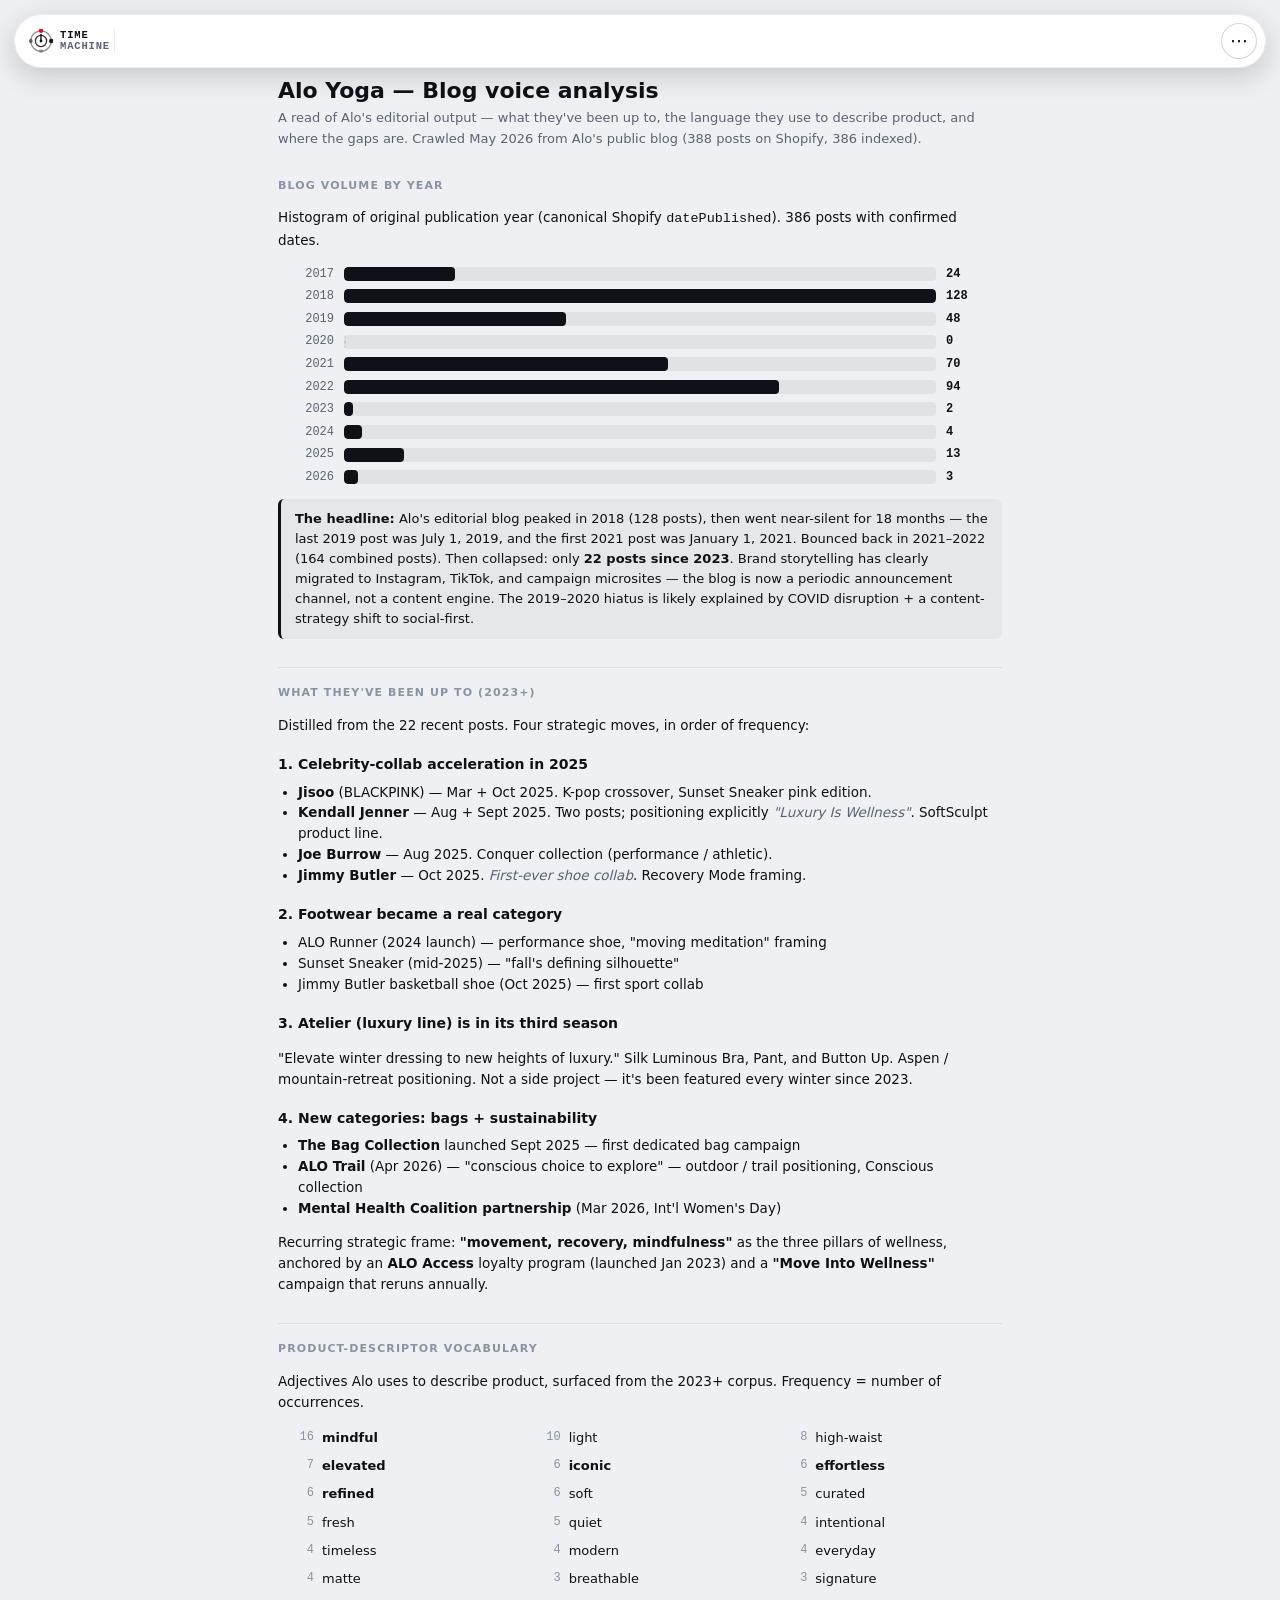
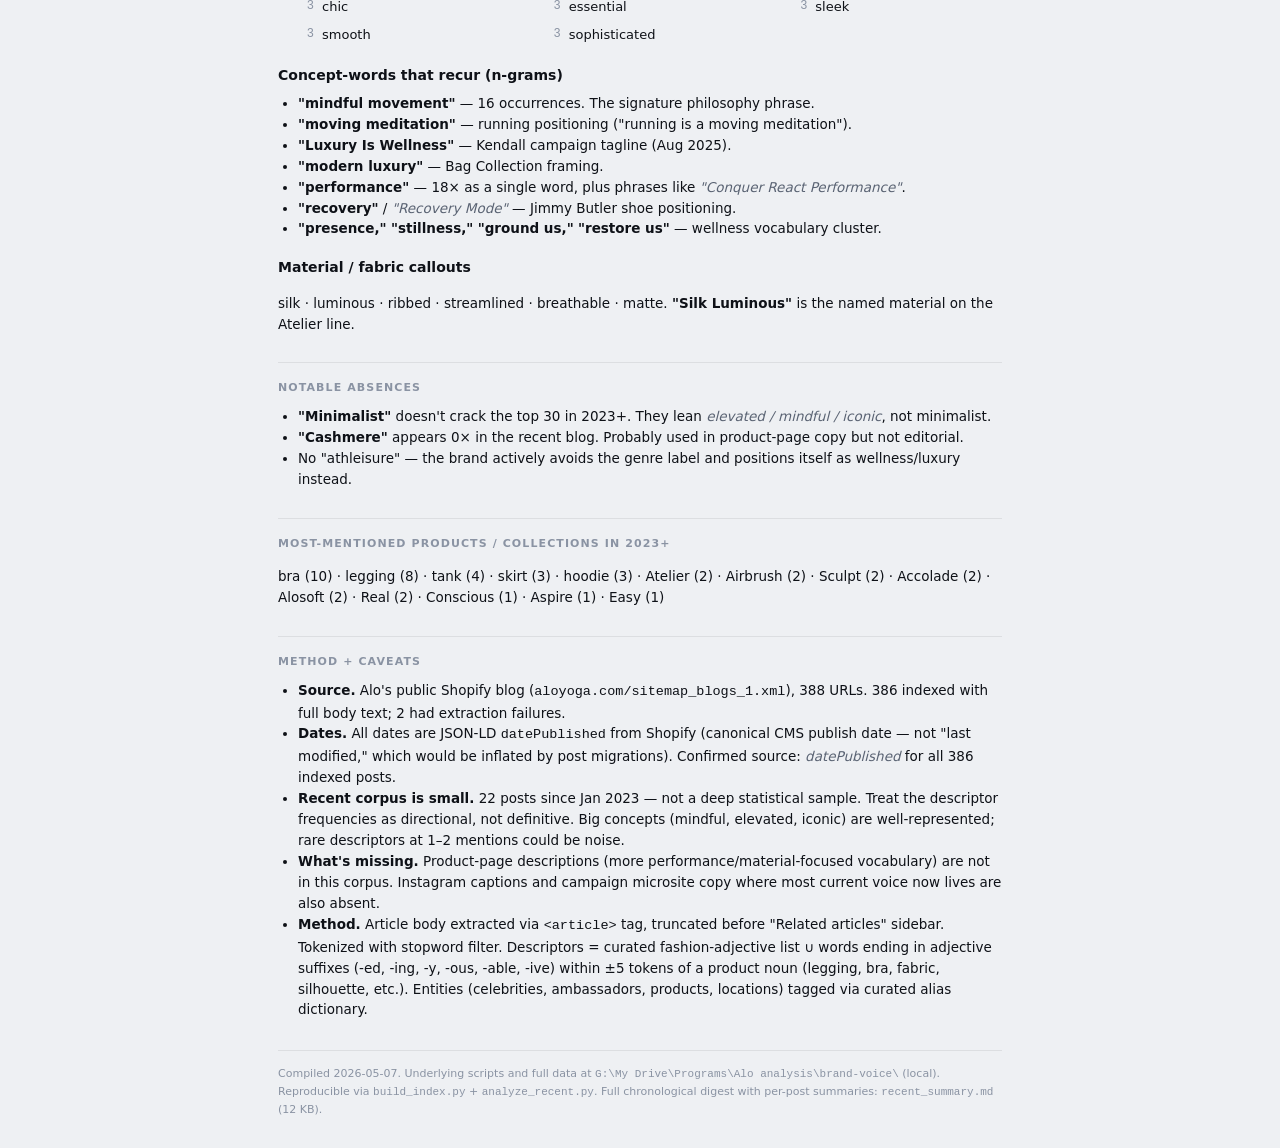
<file: notes.html>
<!doctype html>
<html lang="en">
<head>
<meta charset="utf-8">
<meta name="viewport" content="width=device-width, initial-scale=1, viewport-fit=cover">
<meta name="theme-color" content="#f4f5f7">
<title>Notes — Store Time Machine</title>
<link rel="stylesheet" href="styles.css?v=19">
<style>
  body.notes { overflow-y: auto; background: #eef0f3; }
  #notes-main {
    max-width: 760px; margin: 0 auto;
    padding: calc(78px + var(--safe-top)) 18px calc(40px + var(--safe-bottom));
    font-size: 14px; line-height: 1.55; color: var(--text);
  }
  #notes-main h1 { font-size: 22px; line-height: 1.2; margin: 0 0 4px; font-weight: 700; }
  #notes-main .lede { color: var(--text-dim); font-size: 13px; margin: 0 0 22px; }
  #notes-main h2 {
    font-size: 11px; text-transform: uppercase; letter-spacing: 0.1em;
    color: var(--text-faint); font-weight: 700;
    margin: 28px 0 10px; padding-top: 16px;
    border-top: 1px solid var(--border);
  }
  #notes-main section:first-of-type h2 { border-top: 0; padding-top: 0; }
  #notes-main h3 { font-size: 14px; margin: 18px 0 4px; font-weight: 700; }
  #notes-main p, #notes-main li { font-size: 13.5px; }
  #notes-main ul { padding-left: 20px; margin: 6px 0 12px; }
  #notes-main strong { color: var(--text); }
  #notes-main em { color: var(--text-dim); }
  #notes-main a { color: var(--accent); }
  .hist {
    display: grid;
    grid-template-columns: 56px 1fr 56px;
    gap: 4px 10px;
    margin: 12px 0 8px;
    align-items: center;
    font-family: ui-monospace, "JetBrains Mono", monospace;
    font-size: 12px;
  }
  .hist .yr { color: var(--text-dim); text-align: right; font-variant-numeric: tabular-nums; }
  .hist .bar { background: rgba(15,17,23,0.06); border-radius: 4px; height: 14px; position: relative; overflow: hidden; }
  .hist .bar > span {
    position: absolute; inset: 0 auto 0 0;
    background: var(--text);
    border-radius: 4px;
  }
  .hist .bar.zero > span { background: transparent; border: 1px dashed var(--border-strong); border-radius: 4px; opacity: 0.6; }
  .hist .v { color: var(--text); font-weight: 700; font-variant-numeric: tabular-nums; }
  .vocab-grid {
    display: grid;
    grid-template-columns: repeat(auto-fit, minmax(180px, 1fr));
    gap: 4px 16px;
    margin: 8px 0 12px;
    font-size: 13px;
    font-variant-numeric: tabular-nums;
  }
  .vocab-grid .row { display: grid; grid-template-columns: 36px 1fr; gap: 8px; padding: 2px 0; }
  .vocab-grid .row .c { color: var(--text-faint); text-align: right; font-family: ui-monospace, monospace; font-size: 12px; }
  .vocab-grid .row .w { color: var(--text); }
  .vocab-grid .row.hi .w { font-weight: 700; }
  .callout {
    background: rgba(15,17,23,0.04); border-left: 3px solid var(--text);
    padding: 10px 14px; border-radius: 6px; margin: 12px 0;
    font-size: 13px; color: var(--text);
  }
  .footnote {
    margin-top: 30px; padding-top: 14px;
    border-top: 1px solid var(--border);
    font-size: 11px; color: var(--text-faint);
    line-height: 1.55;
  }
</style>
</head>
<body class="notes">

<header id="topbar">
  <a class="brand" href="index.html" aria-label="Store Time Machine">
    <svg class="logo-mark" viewBox="0 0 24 24" aria-hidden="true">
      <circle cx="12" cy="12" r="10.2" fill="none" stroke="currentColor" stroke-width="1.3" opacity="0.45"/>
      <circle cx="12" cy="12" r="5.6"  fill="none" stroke="currentColor" stroke-width="1.3" opacity="0.85"/>
      <circle cx="12" cy="1.8" r="2.2" fill="#E30613"/>
      <circle cx="22.2" cy="12" r="2.2" fill="#1a1a1a"/>
      <circle cx="12" cy="22.2" r="2.0" fill="currentColor" opacity="0.30"/>
      <circle cx="1.8" cy="12" r="2.0" fill="currentColor" opacity="0.55"/>
      <circle cx="12" cy="12" r="1.4" fill="currentColor"/>
      <path d="M12 12 L12 5.5" stroke="currentColor" stroke-width="1.4" stroke-linecap="round"/>
    </svg>
    <span class="wordmark"><span class="wm-1">Time</span><span class="wm-2">Machine</span></span>
  </a>
  <div style="flex:1"></div>
  <details class="nav-menu" id="nav-menu">
    <summary aria-label="Menu">⋯</summary>
    <ul>
      <li><a href="index.html">Map</a></li>
      <li><a href="dashboard.html">Stats</a></li>
      <li><a href="team.html">Team</a></li>
      <li><a href="notes.html" class="current">Notes</a></li>
    </ul>
  </details>
</header>
<script>
  document.addEventListener('click', (e) => {
    const menu = document.getElementById('nav-menu');
    if (menu && !menu.contains(e.target) && menu.open) menu.open = false;
  });
</script>

<main id="notes-main">
  <h1>Alo Yoga — Blog voice analysis</h1>
  <p class="lede">A read of Alo's editorial output — what they've been up to, the language they use to describe product, and where the gaps are. Crawled May 2026 from Alo's public blog (388 posts on Shopify, 386 indexed).</p>

  <section>
    <h2>Blog volume by year</h2>
    <p>Histogram of original publication year (canonical Shopify <code>datePublished</code>). 386 posts with confirmed dates.</p>
    <div class="hist">
      <div class="yr">2017</div><div class="bar"><span style="width:18.8%"></span></div><div class="v">24</div>
      <div class="yr">2018</div><div class="bar"><span style="width:100.0%"></span></div><div class="v">128</div>
      <div class="yr">2019</div><div class="bar"><span style="width:37.5%"></span></div><div class="v">48</div>
      <div class="yr">2020</div><div class="bar zero"><span></span></div><div class="v">0</div>
      <div class="yr">2021</div><div class="bar"><span style="width:54.7%"></span></div><div class="v">70</div>
      <div class="yr">2022</div><div class="bar"><span style="width:73.4%"></span></div><div class="v">94</div>
      <div class="yr">2023</div><div class="bar"><span style="width:1.6%"></span></div><div class="v">2</div>
      <div class="yr">2024</div><div class="bar"><span style="width:3.1%"></span></div><div class="v">4</div>
      <div class="yr">2025</div><div class="bar"><span style="width:10.2%"></span></div><div class="v">13</div>
      <div class="yr">2026</div><div class="bar"><span style="width:2.3%"></span></div><div class="v">3</div>
    </div>
    <div class="callout">
      <strong>The headline:</strong> Alo's editorial blog peaked in 2018 (128 posts), then went near-silent for 18 months — the last 2019 post was July 1, 2019, and the first 2021 post was January 1, 2021. Bounced back in 2021–2022 (164 combined posts). Then collapsed: only <strong>22 posts since 2023</strong>. Brand storytelling has clearly migrated to Instagram, TikTok, and campaign microsites — the blog is now a periodic announcement channel, not a content engine. The 2019–2020 hiatus is likely explained by COVID disruption + a content-strategy shift to social-first.
    </div>
  </section>

  <section>
    <h2>What they've been up to (2023+)</h2>
    <p>Distilled from the 22 recent posts. Four strategic moves, in order of frequency:</p>

    <h3>1. Celebrity-collab acceleration in 2025</h3>
    <ul>
      <li><strong>Jisoo</strong> (BLACKPINK) — Mar + Oct 2025. K-pop crossover, Sunset Sneaker pink edition.</li>
      <li><strong>Kendall Jenner</strong> — Aug + Sept 2025. Two posts; positioning explicitly <em>"Luxury Is Wellness"</em>. SoftSculpt product line.</li>
      <li><strong>Joe Burrow</strong> — Aug 2025. Conquer collection (performance / athletic).</li>
      <li><strong>Jimmy Butler</strong> — Oct 2025. <em>First-ever shoe collab</em>. Recovery Mode framing.</li>
    </ul>

    <h3>2. Footwear became a real category</h3>
    <ul>
      <li>ALO Runner (2024 launch) — performance shoe, "moving meditation" framing</li>
      <li>Sunset Sneaker (mid-2025) — "fall's defining silhouette"</li>
      <li>Jimmy Butler basketball shoe (Oct 2025) — first sport collab</li>
    </ul>

    <h3>3. Atelier (luxury line) is in its third season</h3>
    <p>"Elevate winter dressing to new heights of luxury." Silk Luminous Bra, Pant, and Button Up. Aspen / mountain-retreat positioning. Not a side project — it's been featured every winter since 2023.</p>

    <h3>4. New categories: bags + sustainability</h3>
    <ul>
      <li><strong>The Bag Collection</strong> launched Sept 2025 — first dedicated bag campaign</li>
      <li><strong>ALO Trail</strong> (Apr 2026) — "conscious choice to explore" — outdoor / trail positioning, Conscious collection</li>
      <li><strong>Mental Health Coalition partnership</strong> (Mar 2026, Int'l Women's Day)</li>
    </ul>

    <p>Recurring strategic frame: <strong>"movement, recovery, mindfulness"</strong> as the three pillars of wellness, anchored by an <strong>ALO Access</strong> loyalty program (launched Jan 2023) and a <strong>"Move Into Wellness"</strong> campaign that reruns annually.</p>
  </section>

  <section>
    <h2>Product-descriptor vocabulary</h2>
    <p>Adjectives Alo uses to describe product, surfaced from the 2023+ corpus. Frequency = number of occurrences.</p>
    <div class="vocab-grid">
      <div class="row hi"><span class="c">16</span><span class="w">mindful</span></div>
      <div class="row"><span class="c">10</span><span class="w">light</span></div>
      <div class="row"><span class="c">8</span><span class="w">high-waist</span></div>
      <div class="row hi"><span class="c">7</span><span class="w">elevated</span></div>
      <div class="row hi"><span class="c">6</span><span class="w">iconic</span></div>
      <div class="row hi"><span class="c">6</span><span class="w">effortless</span></div>
      <div class="row hi"><span class="c">6</span><span class="w">refined</span></div>
      <div class="row"><span class="c">6</span><span class="w">soft</span></div>
      <div class="row"><span class="c">5</span><span class="w">curated</span></div>
      <div class="row"><span class="c">5</span><span class="w">fresh</span></div>
      <div class="row"><span class="c">5</span><span class="w">quiet</span></div>
      <div class="row"><span class="c">4</span><span class="w">intentional</span></div>
      <div class="row"><span class="c">4</span><span class="w">timeless</span></div>
      <div class="row"><span class="c">4</span><span class="w">modern</span></div>
      <div class="row"><span class="c">4</span><span class="w">everyday</span></div>
      <div class="row"><span class="c">4</span><span class="w">matte</span></div>
      <div class="row"><span class="c">3</span><span class="w">breathable</span></div>
      <div class="row"><span class="c">3</span><span class="w">signature</span></div>
      <div class="row"><span class="c">3</span><span class="w">chic</span></div>
      <div class="row"><span class="c">3</span><span class="w">essential</span></div>
      <div class="row"><span class="c">3</span><span class="w">sleek</span></div>
      <div class="row"><span class="c">3</span><span class="w">smooth</span></div>
      <div class="row"><span class="c">3</span><span class="w">sophisticated</span></div>
    </div>

    <h3>Concept-words that recur (n-grams)</h3>
    <ul>
      <li><strong>"mindful movement"</strong> — 16 occurrences. The signature philosophy phrase.</li>
      <li><strong>"moving meditation"</strong> — running positioning ("running is a moving meditation").</li>
      <li><strong>"Luxury Is Wellness"</strong> — Kendall campaign tagline (Aug 2025).</li>
      <li><strong>"modern luxury"</strong> — Bag Collection framing.</li>
      <li><strong>"performance"</strong> — 18× as a single word, plus phrases like <em>"Conquer React Performance"</em>.</li>
      <li><strong>"recovery"</strong> / <em>"Recovery Mode"</em> — Jimmy Butler shoe positioning.</li>
      <li><strong>"presence,"</strong> <strong>"stillness,"</strong> <strong>"ground us,"</strong> <strong>"restore us"</strong> — wellness vocabulary cluster.</li>
    </ul>

    <h3>Material / fabric callouts</h3>
    <p>silk · luminous · ribbed · streamlined · breathable · matte. <strong>"Silk Luminous"</strong> is the named material on the Atelier line.</p>
  </section>

  <section>
    <h2>Notable absences</h2>
    <ul>
      <li><strong>"Minimalist"</strong> doesn't crack the top 30 in 2023+. They lean <em>elevated / mindful / iconic</em>, not minimalist.</li>
      <li><strong>"Cashmere"</strong> appears 0× in the recent blog. Probably used in product-page copy but not editorial.</li>
      <li>No "athleisure" — the brand actively avoids the genre label and positions itself as wellness/luxury instead.</li>
    </ul>
  </section>

  <section>
    <h2>Most-mentioned products / collections in 2023+</h2>
    <p>bra (10) · legging (8) · tank (4) · skirt (3) · hoodie (3) · Atelier (2) · Airbrush (2) · Sculpt (2) · Accolade (2) · Alosoft (2) · Real (2) · Conscious (1) · Aspire (1) · Easy (1)</p>
  </section>

  <section>
    <h2>Method + caveats</h2>
    <ul>
      <li><strong>Source.</strong> Alo's public Shopify blog (<code>aloyoga.com/sitemap_blogs_1.xml</code>), 388 URLs. 386 indexed with full body text; 2 had extraction failures.</li>
      <li><strong>Dates.</strong> All dates are JSON-LD <code>datePublished</code> from Shopify (canonical CMS publish date — not "last modified," which would be inflated by post migrations). Confirmed source: <em>datePublished</em> for all 386 indexed posts.</li>
      <li><strong>Recent corpus is small.</strong> 22 posts since Jan 2023 — not a deep statistical sample. Treat the descriptor frequencies as directional, not definitive. Big concepts (mindful, elevated, iconic) are well-represented; rare descriptors at 1–2 mentions could be noise.</li>
      <li><strong>What's missing.</strong> Product-page descriptions (more performance/material-focused vocabulary) are not in this corpus. Instagram captions and campaign microsite copy where most current voice now lives are also absent.</li>
      <li><strong>Method.</strong> Article body extracted via <code>&lt;article&gt;</code> tag, truncated before "Related articles" sidebar. Tokenized with stopword filter. Descriptors = curated fashion-adjective list ∪ words ending in adjective suffixes (-ed, -ing, -y, -ous, -able, -ive) within ±5 tokens of a product noun (legging, bra, fabric, silhouette, etc.). Entities (celebrities, ambassadors, products, locations) tagged via curated alias dictionary.</li>
    </ul>
  </section>

  <div class="footnote">
    Compiled 2026-05-07. Underlying scripts and full data at <code>G:\My Drive\Programs\Alo analysis\brand-voice\</code> (local). Reproducible via <code>build_index.py</code> + <code>analyze_recent.py</code>. Full chronological digest with per-post summaries: <code>recent_summary.md</code> (12 KB).
  </div>
</main>

</body>
</html>
</file>
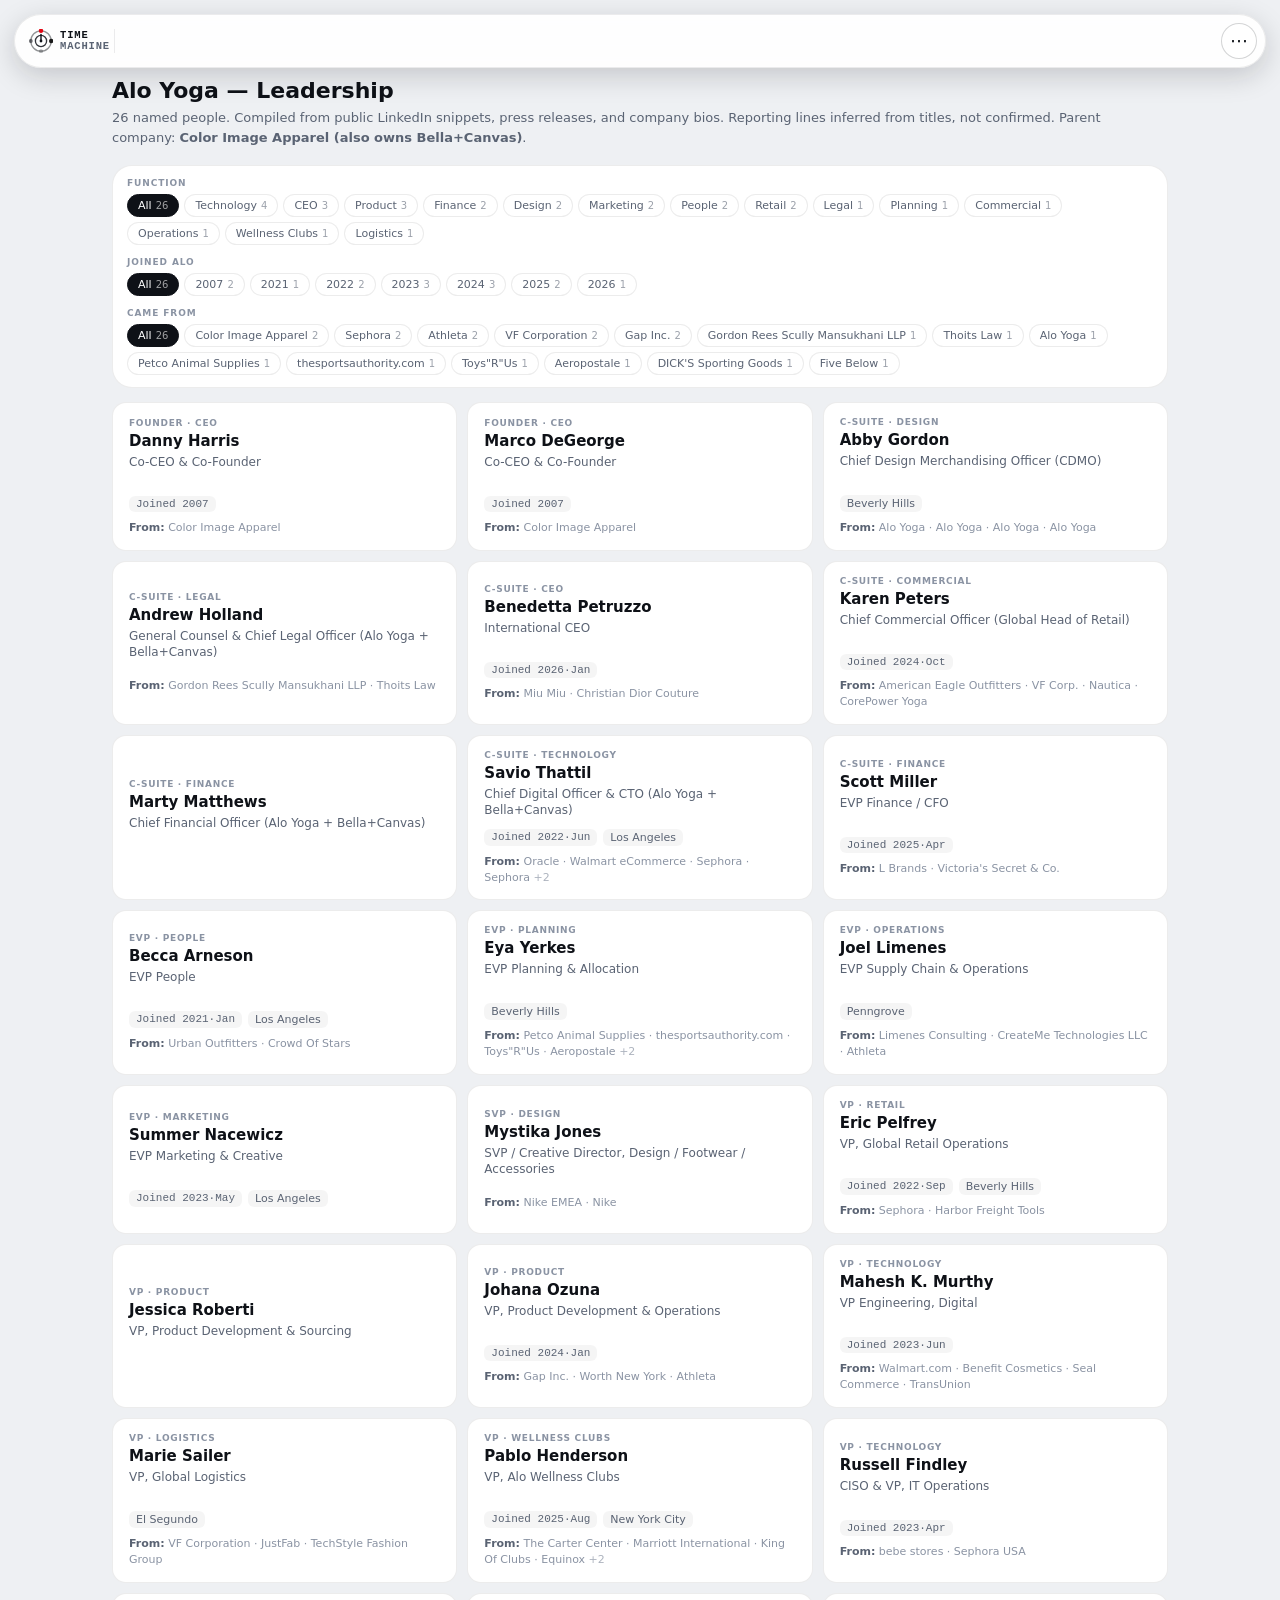
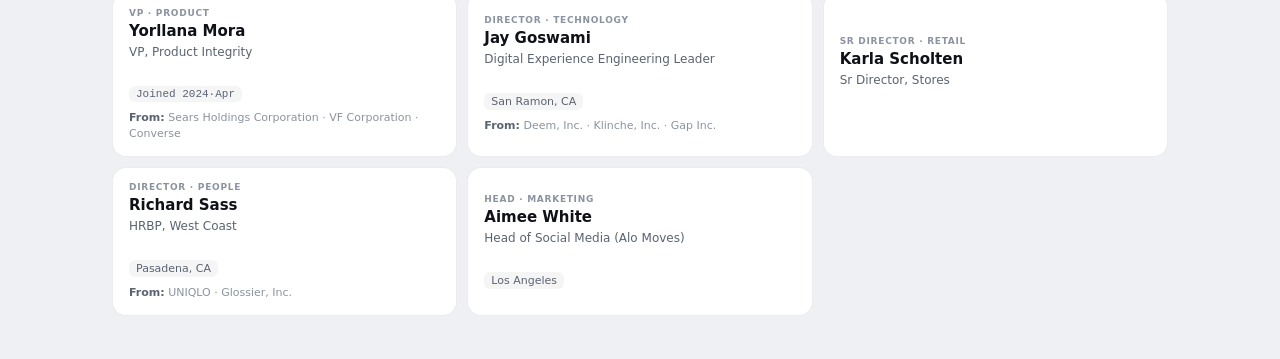
<file: team.html>
<!doctype html>
<html lang="en">
<head>
<meta charset="utf-8">
<meta name="viewport" content="width=device-width, initial-scale=1, viewport-fit=cover">
<meta name="theme-color" content="#f4f5f7">
<title>Team — Store Time Machine</title>
<link rel="stylesheet" href="styles.css?v=18">
<link rel="stylesheet" href="team.css?v=18">
</head>
<body class="team">

<header id="topbar">
  <a class="brand" href="index.html" aria-label="Store Time Machine">
    <svg class="logo-mark" viewBox="0 0 24 24" aria-hidden="true">
      <circle cx="12" cy="12" r="10.2" fill="none" stroke="currentColor" stroke-width="1.3" opacity="0.45"/>
      <circle cx="12" cy="12" r="5.6"  fill="none" stroke="currentColor" stroke-width="1.3" opacity="0.85"/>
      <circle cx="12" cy="1.8" r="2.2" fill="#E30613"/>
      <circle cx="22.2" cy="12" r="2.2" fill="#1a1a1a"/>
      <circle cx="12" cy="22.2" r="2.0" fill="currentColor" opacity="0.30"/>
      <circle cx="1.8" cy="12" r="2.0" fill="currentColor" opacity="0.55"/>
      <circle cx="12" cy="12" r="1.4" fill="currentColor"/>
      <path d="M12 12 L12 5.5" stroke="currentColor" stroke-width="1.4" stroke-linecap="round"/>
    </svg>
    <span class="wordmark"><span class="wm-1">Time</span><span class="wm-2">Machine</span></span>
  </a>
  <div style="flex:1"></div>
  <details class="nav-menu" id="nav-menu">
    <summary aria-label="Menu">⋯</summary>
    <ul>
      <li><a href="index.html">Map</a></li>
      <li><a href="dashboard.html">Stats</a></li>
      <li><a href="team.html" class="current">Team</a></li>
      <li><a href="notes.html">Notes</a></li>
    </ul>
  </details>
</header>

<main id="team-main">
  <header class="team-header">
    <h1>Alo Yoga — Leadership</h1>
    <p class="lede" id="team-lede">Loading…</p>
  </header>

  <section class="team-filters" id="team-filters">
    <div class="filter-group">
      <label>Function</label>
      <div class="chips" id="filter-functions"></div>
    </div>
    <div class="filter-group">
      <label>Joined Alo</label>
      <div class="chips" id="filter-years"></div>
    </div>
    <div class="filter-group">
      <label>Came from</label>
      <div class="chips" id="filter-prior"></div>
    </div>
  </section>

  <section id="roster-grid" class="roster-grid"></section>
</main>

<div id="sheet-backdrop" class="hidden" aria-hidden="true"></div>
<aside id="person-detail" class="sheet hidden" role="dialog" aria-label="Person details" aria-hidden="true">
  <div class="sheet-handle" aria-hidden="true"></div>
  <header class="sheet-header">
    <div>
      <div class="sheet-title" id="person-name">—</div>
      <div class="sheet-sub" id="person-title"></div>
    </div>
    <button class="sheet-close" aria-label="Close" id="person-close">×</button>
  </header>
  <div id="person-body"></div>
</aside>

<div id="loading">Loading…</div>

<script src="team.js?v=18"></script>
</body>
</html>
</file>
<file: styles.css>
/* LDM Locate — light theme, mobile-first */

:root {
  --bg: #f4f5f7;
  --surface: rgba(255,255,255,0.92);
  --surface-solid: #ffffff;
  --text: #0e1117;
  --text-dim: #5a6373;
  --text-faint: #8a93a3;
  --accent: #2864c7;
  --warning: #c97e1f;
  --border: rgba(15,17,23,0.08);
  --border-strong: rgba(15,17,23,0.18);
  --shadow: 0 8px 28px rgba(15,17,23,0.18);
  --shadow-soft: 0 2px 10px rgba(15,17,23,0.10);
  --radius: 14px;
  --radius-lg: 20px;
  --radius-xl: 24px;
  --safe-bottom: env(safe-area-inset-bottom, 0px);
  --safe-top: env(safe-area-inset-top, 0px);
}

* { box-sizing: border-box; }
html, body { height: 100%; margin: 0; overscroll-behavior: none; -webkit-tap-highlight-color: transparent; }
body {
  font-family: ui-sans-serif, system-ui, -apple-system, "Segoe UI", "Plus Jakarta Sans", Roboto, sans-serif;
  color: var(--text);
  background: var(--bg);
  overflow: hidden;
  touch-action: manipulation;
}
button { font: inherit; color: inherit; cursor: pointer; border: 0; background: transparent; padding: 0; }

.hidden { display: none !important; }

/* ===== Map ===== */
#map { position: absolute; inset: 0; background: #e8eaee; }
.leaflet-control-zoom { display: none; }
.leaflet-control-attribution {
  background: rgba(255,255,255,0.7) !important;
  color: var(--text-faint) !important;
  font-size: 9px !important;
}
.leaflet-control-attribution a { color: var(--text-dim) !important; }

/* ===== Top bar ===== */
#topbar {
  position: fixed;
  top: calc(10px + var(--safe-top));
  left: 10px; right: 10px;
  display: flex; gap: 10px; align-items: center;
  padding: 8px 8px 8px 14px;
  background: var(--surface);
  backdrop-filter: blur(14px);
  -webkit-backdrop-filter: blur(14px);
  border: 1px solid var(--border);
  border-radius: 999px;
  box-shadow: var(--shadow);
  z-index: 1000;
  min-height: 46px;
}
.brand {
  display: inline-flex; align-items: center; gap: 7px;
  text-decoration: none;
  color: var(--text);
  flex-shrink: 0;
  padding-right: 4px;
  border-right: 1px solid var(--border);
  padding-left: 2px;
  margin-left: -2px;
}
.logo-mark {
  width: 24px; height: 24px;
  display: block; flex-shrink: 0;
}
.wordmark {
  display: none;     /* hidden on tight mobile by default; shown >=720px */
  flex-direction: column;
  font-family: ui-monospace, "JetBrains Mono", "SF Mono", monospace;
  text-transform: uppercase;
  font-weight: 700;
  letter-spacing: 0.08em;
  line-height: 1.05;
  font-size: 10.5px;
}
.wm-1 { color: var(--text); }
.wm-2 { color: var(--text-dim); }
@media (min-width: 380px) {
  .wordmark { display: inline-flex; }
}
#retailers {
  display: flex; gap: 5px; flex: 1; min-width: 0;
  overflow-x: auto; overflow-y: hidden;
  -webkit-overflow-scrolling: touch;
  scrollbar-width: none;
  padding-right: 14px;
  /* Right-edge fade so the user knows there's more to scroll if it overflows */
  -webkit-mask-image: linear-gradient(to right, #000 calc(100% - 14px), transparent);
          mask-image: linear-gradient(to right, #000 calc(100% - 14px), transparent);
}
#retailers::-webkit-scrollbar { display: none; }
/* ===== Topbar nav dropdown (replaces multiple inline nav buttons) ===== */
.nav-menu {
  position: relative;
  flex-shrink: 0;
}
.nav-menu summary {
  list-style: none;
  display: inline-flex; align-items: center; justify-content: center;
  width: 36px; height: 36px;
  border-radius: 50%;
  border: 1px solid var(--border-strong);
  background: var(--surface-solid);
  cursor: pointer;
  font-size: 18px; line-height: 1;
  user-select: none;
  -webkit-user-select: none;
}
.nav-menu summary::-webkit-details-marker { display: none; }
.nav-menu summary::marker { content: ""; }
.nav-menu[open] summary { background: #f0f1f4; }
.nav-menu ul {
  position: absolute;
  top: calc(100% + 8px);
  right: 0;
  min-width: 140px;
  margin: 0;
  padding: 5px;
  list-style: none;
  background: var(--surface-solid);
  border: 1px solid var(--border);
  border-radius: var(--radius);
  box-shadow: var(--shadow);
  z-index: 1500;
}
.nav-menu li { list-style: none; }
.nav-menu li a {
  display: block;
  padding: 8px 14px;
  text-decoration: none;
  color: var(--text);
  font-size: 13px;
  border-radius: 8px;
  white-space: nowrap;
}
.nav-menu li a:hover, .nav-menu li a:focus { background: rgba(15,17,23,0.05); }
.nav-menu li a.current {
  background: rgba(15,17,23,0.07);
  font-weight: 700;
}
.nav-menu li a.current::after { content: " ·"; color: var(--text-faint); }

.retailer-toggle {
  display: inline-flex; align-items: center; gap: 6px;
  padding: 6px 10px;
  border: 1px solid var(--border);
  background: rgba(255,255,255,0.6);
  border-radius: 999px;
  color: var(--text-dim);
  font-size: 12px;
  white-space: nowrap;
  flex-shrink: 0;
  transition: background 0.15s, color 0.15s, border-color 0.15s;
  min-height: 30px;
}
.retailer-toggle.active {
  color: var(--text);
  background: var(--surface-solid);
  border-color: var(--border-strong);
}
.retailer-toggle .swatch {
  width: 9px; height: 9px; border-radius: 50%; display: inline-block;
  box-shadow: 0 0 0 1px rgba(0,0,0,0.15);
}

/* ===== Smart chips ===== */
#chips {
  position: fixed;
  top: calc(64px + var(--safe-top));
  left: 10px; right: 10px;
  display: flex; gap: 6px;
  flex-wrap: wrap;
  z-index: 999;
  pointer-events: none;
}
.chips-region {
  pointer-events: auto;
  display: inline-flex; align-items: center;
  padding: 5px 11px;
  font-size: 10px; font-weight: 700;
  letter-spacing: 0.1em;
  text-transform: uppercase;
  color: var(--text-dim);
  background: var(--surface);
  backdrop-filter: blur(14px);
  -webkit-backdrop-filter: blur(14px);
  border: 1px solid var(--border);
  border-radius: 999px;
  box-shadow: var(--shadow-soft);
  white-space: nowrap;
}
.chip {
  pointer-events: auto;
  display: inline-flex; align-items: center; gap: 7px;
  padding: 6px 10px 6px 9px;
  background: var(--surface);
  backdrop-filter: blur(14px);
  -webkit-backdrop-filter: blur(14px);
  border: 1px solid var(--border);
  border-radius: 999px;
  box-shadow: var(--shadow-soft);
  font-size: 13px; color: var(--text);
  white-space: nowrap;
  transition: transform 0.1s, box-shadow 0.1s;
}
.chip:active { transform: scale(0.97); }
.chip .swatch { width: 8px; height: 8px; border-radius: 50%; box-shadow: 0 0 0 1px rgba(0,0,0,0.15); }
.chip .count { font-weight: 700; font-variant-numeric: tabular-nums; font-size: 13px; }
.chip .arrow { color: var(--text-faint); font-size: 13px; margin-left: 1px; }

/* ===== Bottom bar ===== */
#bottombar {
  position: fixed;
  bottom: calc(12px + var(--safe-bottom));
  left: 10px; right: 10px;
  display: flex; gap: 10px; align-items: center;
  padding: 8px 14px 8px 8px;
  background: var(--surface);
  backdrop-filter: blur(14px);
  -webkit-backdrop-filter: blur(14px);
  border: 1px solid var(--border);
  border-radius: var(--radius-xl);
  box-shadow: var(--shadow);
  z-index: 1000;
}
#playpause {
  width: 40px; height: 40px; flex-shrink: 0;
  border-radius: 50%;
  border: 1px solid var(--border-strong);
  background: var(--surface-solid);
  font-size: 13px; line-height: 1;
  display: flex; align-items: center; justify-content: center;
}
#playpause:active { background: #f0f1f4; }
.slider-wrap {
  flex: 1; display: flex; flex-direction: column; gap: 2px; min-width: 0;
}
#year-slider {
  width: 100%;
  -webkit-appearance: none; appearance: none;
  height: 26px;
  background: transparent; outline: none;
  margin: 0;
}
#year-slider::-webkit-slider-runnable-track {
  height: 4px; background: rgba(15,17,23,0.12); border-radius: 999px;
}
#year-slider::-moz-range-track {
  height: 4px; background: rgba(15,17,23,0.12); border-radius: 999px; border: none;
}
#year-slider::-webkit-slider-thumb {
  -webkit-appearance: none; appearance: none;
  width: 22px; height: 22px; margin-top: -9px;
  border-radius: 50%; background: var(--text);
  box-shadow: 0 0 0 4px rgba(15,17,23,0.05), 0 1px 4px rgba(0,0,0,0.25);
  cursor: grab;
}
#year-slider::-moz-range-thumb {
  width: 22px; height: 22px;
  border-radius: 50%; background: var(--text); border: none;
  box-shadow: 0 0 0 4px rgba(15,17,23,0.05), 0 1px 4px rgba(0,0,0,0.25);
}
.slider-labels {
  display: flex; justify-content: space-between;
  font-size: 9px; color: var(--text-faint);
  font-family: ui-monospace, "JetBrains Mono", monospace;
  letter-spacing: 0.05em;
  padding: 0 4px;
}
#year-display {
  flex-shrink: 0;
  min-width: 52px; text-align: right;
  font-weight: 700; font-size: 20px;
  font-variant-numeric: tabular-nums;
  font-family: ui-monospace, "JetBrains Mono", monospace;
  letter-spacing: -0.02em;
}

/* ===== Sheet (manifest + detail share base styles) ===== */
#sheet-backdrop {
  position: fixed; inset: 0;
  background: rgba(15,17,23,0.18);
  z-index: 1099;
  opacity: 1; transition: opacity 0.2s ease;
}
#sheet-backdrop.hidden { opacity: 0; pointer-events: none; }

.sheet {
  position: fixed;
  left: 0; right: 0; bottom: 0;
  max-height: 78vh;
  display: flex; flex-direction: column;
  background: var(--surface-solid);
  border: 1px solid var(--border);
  border-bottom: 0;
  border-radius: var(--radius-xl) var(--radius-xl) 0 0;
  box-shadow: 0 -16px 40px rgba(15,17,23,0.20);
  z-index: 1100;
  transform: translateY(0);
  transition: transform 0.22s cubic-bezier(0.32, 0.72, 0, 1);
}
.sheet.hidden { transform: translateY(110%); pointer-events: none; }
.sheet-handle {
  width: 38px; height: 4px;
  background: rgba(15,17,23,0.18);
  border-radius: 999px;
  margin: 6px auto 4px;
  flex-shrink: 0;
}
.sheet-header {
  display: flex; align-items: center; gap: 10px;
  padding: 8px 14px 10px;
  border-bottom: 1px solid var(--border);
  flex-shrink: 0;
}
.sheet-header > div { flex: 1; min-width: 0; }
.sheet-title {
  font-size: 16px; font-weight: 700; line-height: 1.2;
  white-space: nowrap; overflow: hidden; text-overflow: ellipsis;
}
.sheet-sub {
  font-size: 12px; color: var(--text-dim); margin-top: 2px;
}
.sheet-back, .sheet-close {
  width: 32px; height: 32px;
  border-radius: 50%;
  border: 1px solid var(--border);
  background: var(--surface-solid);
  font-size: 18px; line-height: 1;
  display: flex; align-items: center; justify-content: center;
  flex-shrink: 0;
}
.sheet-back { font-size: 22px; padding-bottom: 3px; }

/* ===== Manifest list ===== */
#manifest-list {
  overflow-y: auto;
  -webkit-overflow-scrolling: touch;
  padding: 4px 0 calc(20px + var(--safe-bottom));
  flex: 1;
}
.manifest-item {
  display: flex; align-items: flex-start; gap: 12px;
  padding: 10px 16px;
  cursor: pointer;
  transition: background 0.1s;
  border-bottom: 1px solid var(--border);
}
.manifest-item:last-child { border-bottom: 0; }
.manifest-item:active { background: #f0f1f4; }
.manifest-item .pin {
  width: 8px; height: 8px; border-radius: 50%;
  margin-top: 7px; flex-shrink: 0;
  box-shadow: 0 0 0 1px rgba(0,0,0,0.15);
}
.manifest-item .body { flex: 1; min-width: 0; }
.manifest-item .name { font-weight: 600; font-size: 14px; line-height: 1.3; }
.manifest-item .meta { font-size: 12px; color: var(--text-dim); line-height: 1.4; margin-top: 1px; }
.manifest-item .yr {
  font-size: 11px; font-family: ui-monospace, monospace;
  color: var(--text-faint); flex-shrink: 0; margin-top: 4px;
}

/* ===== Detail (minimal) ===== */
#detail .detail-retailer {
  display: inline-flex; align-items: center; gap: 6px;
  font-size: 10px; color: var(--text-dim);
  text-transform: uppercase; letter-spacing: 0.1em;
  flex-shrink: 1; min-width: 0;
}
.detail-retailer .swatch { width: 7px; height: 7px; border-radius: 50%; flex-shrink: 0; }
#detail-body {
  padding: 14px 18px calc(22px + var(--safe-bottom));
  overflow-y: auto;
  -webkit-overflow-scrolling: touch;
  flex: 1;
}
.detail-name {
  font-size: 18px; font-weight: 700; line-height: 1.25;
  margin-bottom: 6px;
}
.detail-meta-row {
  display: flex; gap: 14px; flex-wrap: wrap;
  margin-bottom: 12px;
  font-size: 12px; color: var(--text-dim);
}
.detail-meta-row .item { display: inline-flex; align-items: baseline; gap: 5px; }
.detail-meta-row .k { color: var(--text-faint); text-transform: uppercase; letter-spacing: 0.06em; font-size: 9px; }
.detail-meta-row .v { color: var(--text); font-weight: 600; font-size: 13px; }
.detail-meta-row .v.estimated { color: var(--warning); }
.detail-meta-row .v.estimated::after { content: " · est."; font-weight: 400; color: var(--text-faint); font-size: 10px; }
.detail-address {
  font-size: 13px; line-height: 1.45;
  color: var(--text);
  background: #f4f5f7;
  border-radius: var(--radius);
  padding: 10px 12px;
}
.detail-address.empty { color: var(--text-faint); font-style: italic; }

/* ===== Loading ===== */
#loading {
  position: fixed; left: 50%; top: 50%; transform: translate(-50%,-50%);
  padding: 12px 20px;
  background: var(--surface);
  border: 1px solid var(--border);
  border-radius: var(--radius);
  z-index: 2000;
  font-size: 13px;
  backdrop-filter: blur(14px);
  -webkit-backdrop-filter: blur(14px);
  box-shadow: var(--shadow-soft);
}

/* ===== Bloom animation ===== */
.bloom-marker {
  pointer-events: none;
  position: absolute;
  border-radius: 50%;
  transform: translate(-50%, -50%);
  animation: bloom 800ms ease-out forwards;
}
@keyframes bloom {
  0%   { transform: translate(-50%,-50%) scale(0.4); opacity: 0.95; }
  60%  { transform: translate(-50%,-50%) scale(2.4); opacity: 0.5; }
  100% { transform: translate(-50%,-50%) scale(3.6); opacity: 0; }
}

/* ===== Desktop ===== */
@media (min-width: 720px) {
  #topbar { top: calc(14px + var(--safe-top)); left: 14px; right: 14px; }
  #chips { top: calc(72px + var(--safe-top)); left: 14px; right: auto; }
  #bottombar { bottom: calc(18px + var(--safe-bottom)); left: 14px; right: 14px; }
  .sheet {
    left: auto; right: 14px;
    bottom: calc(80px + var(--safe-bottom));
    width: 380px;
    max-height: calc(100vh - 180px);
    border: 1px solid var(--border);
    border-radius: var(--radius-xl);
  }
  .sheet.hidden { transform: translateX(20px); opacity: 0; }
  .sheet:not(.hidden) { opacity: 1; transition: transform 0.2s, opacity 0.18s; }
  .sheet-handle { display: none; }
  #sheet-backdrop { display: none; }
}
</file>
<file: team.css>
/* Team page — leadership roster + filters */

body.team { overflow-y: auto; background: #eef0f3; }

#team-main {
  padding: calc(78px + var(--safe-top)) 12px calc(40px + var(--safe-bottom));
  max-width: 1080px;
  margin: 0 auto;
}
.team-header h1 { font-size: 22px; line-height: 1.2; margin: 0 0 4px; font-weight: 700; }
.team-header .lede { color: var(--text-dim); font-size: 13px; margin: 0 0 18px; line-height: 1.5; }

.team-filters {
  display: grid;
  gap: 12px;
  background: var(--surface-solid);
  border: 1px solid var(--border);
  border-radius: var(--radius-lg);
  padding: 12px 14px;
  margin-bottom: 14px;
}
.filter-group label {
  display: block;
  font-size: 9px;
  text-transform: uppercase;
  letter-spacing: 0.1em;
  color: var(--text-faint);
  font-weight: 700;
  margin-bottom: 6px;
}
.chips {
  display: flex; flex-wrap: wrap; gap: 5px;
}
.chip-filter {
  display: inline-flex; align-items: center; gap: 4px;
  padding: 4px 10px;
  border: 1px solid var(--border);
  background: rgba(255,255,255,0.6);
  border-radius: 999px;
  color: var(--text-dim);
  font-size: 11px;
  cursor: pointer;
  white-space: nowrap;
  transition: background 0.15s, color 0.15s, border-color 0.15s;
}
.chip-filter.active {
  background: var(--text);
  color: #fff;
  border-color: var(--text);
}
.chip-filter .n { font-variant-numeric: tabular-nums; opacity: 0.6; font-size: 10px; }

.roster-grid {
  display: grid;
  grid-template-columns: repeat(auto-fill, minmax(260px, 1fr));
  gap: 10px;
}
.person-card {
  background: var(--surface-solid);
  border: 1px solid var(--border);
  border-radius: var(--radius);
  padding: 14px 16px;
  cursor: pointer;
  transition: transform 0.1s, box-shadow 0.1s, border-color 0.1s;
  text-align: left;
}
.person-card:active { transform: scale(0.99); }
.person-card:hover { border-color: var(--border-strong); box-shadow: var(--shadow-soft); }
.person-card .lvl {
  font-size: 9px; text-transform: uppercase; letter-spacing: 0.08em;
  color: var(--text-faint); font-weight: 700;
  margin-bottom: 4px;
}
.person-card .name { font-size: 15px; font-weight: 700; line-height: 1.2; margin-bottom: 4px; }
.person-card .title { font-size: 12px; color: var(--text-dim); line-height: 1.35; min-height: 32px; }
.person-card .meta {
  display: flex; flex-wrap: wrap; gap: 6px;
  margin-top: 10px;
  font-size: 11px; color: var(--text-faint);
}
.person-card .meta .badge {
  background: rgba(15,17,23,0.04);
  padding: 2px 7px;
  border-radius: 6px;
  color: var(--text-dim);
}
.person-card .meta .joined { font-family: ui-monospace, monospace; }
.person-card .prior {
  margin-top: 8px;
  font-size: 11px;
  color: var(--text-faint);
  line-height: 1.45;
}
.person-card .prior strong { color: var(--text-dim); font-weight: 600; }

/* Detail sheet */
#person-detail .sheet-title { font-size: 17px; }
#person-body {
  padding: 14px 18px calc(22px + var(--safe-bottom));
  overflow-y: auto;
  flex: 1;
}
.detail-section { margin-bottom: 18px; }
.detail-section h3 {
  font-size: 9px; text-transform: uppercase; letter-spacing: 0.1em;
  color: var(--text-faint); font-weight: 700;
  margin: 0 0 6px;
}
.detail-meta-line { font-size: 12px; color: var(--text-dim); line-height: 1.5; }
.detail-history-row {
  display: grid; grid-template-columns: 70px 1fr; gap: 12px;
  padding: 6px 0;
  border-bottom: 1px solid var(--border);
  font-size: 12px;
}
.detail-history-row:last-child { border-bottom: 0; }
.detail-history-row .when {
  color: var(--text-faint);
  font-family: ui-monospace, monospace;
  font-size: 11px;
}
.detail-history-row .what .co { font-weight: 700; color: var(--text); }
.detail-history-row .what .role { color: var(--text-dim); display: block; margin-top: 1px; }
.detail-notes {
  font-size: 12px; line-height: 1.55; color: var(--text-dim);
  background: rgba(15,17,23,0.03);
  padding: 10px 12px;
  border-radius: 8px;
}

@media (min-width: 600px) {
  .team-filters {
    grid-template-columns: 1fr;
  }
}
</file>
